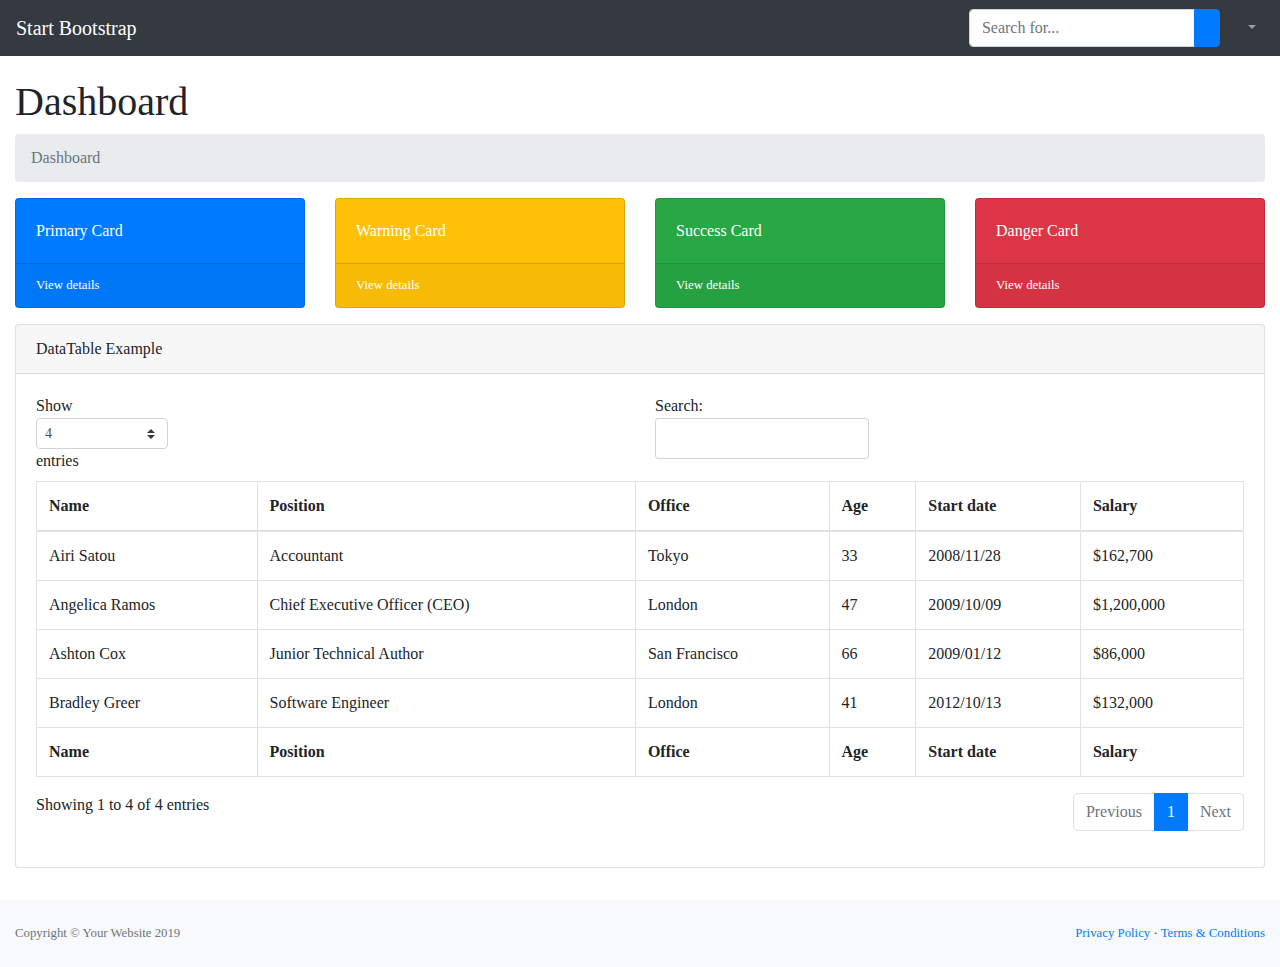
<file: bootstrap-challenge/index.html>
<!DOCTYPE html>

<html>

<head>
	<meta charset="utf8" />
	<meta name="viewport" content="width=device-width, initial-scale=1" />
	<title>Bootstrap Challenge</title>
	<link rel="stylesheet" href="https://pro.fontawesome.com/releases/v5.12.0/css/all.css"
		integrity="sha384-ekOryaXPbeCpWQNxMwSWVvQ0+1VrStoPJq54shlYhR8HzQgig1v5fas6YgOqLoKz" crossorigin="anonymous">
	<link rel="stylesheet" type="text/css" href="./css/normalize.css">
	<link rel="stylesheet" type="text/css" href="./css/bootstrap.min.css">
	<link rel="stylesheet" type="text/css" href="./css/index.css">
</head>

<body>
	<nav class="sb-topnav navbar navbar-expand navbar-dark bg-dark">
		<a class="navbar-brand" href="#">Start Bootstrap</a>
		<div class="collapse navbar-collapse" id="navbarSupportedContent">
			<form class="d-none d-md-inline-block form-inline ml-auto mr-0 mr-md-3 my-2 my-md-0">
				<div class="input-group">
					<input type="text" class="form-control" placeholder="Search for..." aria-label="Search"
						aria-describedby="basic-addon1">
					<div class="input-group-append">
						<button class="btn btn-primary" type="button">
							<i class="fas fa-search"></i>
						</button>
					</div>
				</div>
			</form>

			<ul class="navbar-nav">
				<li class="nav-item dropdown">
					<a class="nav-link dropdown-toggle" href="#" id="navbarDropdown" role="button" data-toggle="dropdown"
						aria-haspopup="true" aria-expanded="false">
						<i class="fas fa-user"></i>
					</a>
					<div class="dropdown-menu dropdown-menu-right" aria-labelledby="navbarDropdown">
						<a class="dropdown-item" href="#">Settings</a>
						<a class="dropdown-item" href="#">Activity Log</a>
						<div class="dropdown-divider"></div>
						<a class="dropdown-item" href="#">Logout</a>
					</div>
				</li>
			</ul>
		</div>
	</nav>

	<div class="layoutSidenav">
		<div class="layoutSidenav_content">
			<main>
				<div class="container-fluid">
					<h1 class="md-4">Dashboard</h1>

					<nav aria-label="breadcrumb">
						<ol class="breadcrumb">
							<li class="breadcrumb-item active" aria-current="page">Dashboard</li>
						</ol>
					</nav>

					<div id="cards-group" class="row">
						<div class="col-xl-3 col-md-6">
							<div class="card text-white bg-primary mb-3">
								<div class="card-body">Primary Card</div>
								<div class="card-footer d-flex align-items-center justify-content-between">
									<a class="small text-white stretched-link" href="#">
										View details
									</a>
									<div class="small text-white">
										<i class="fas fa-angle-right"></i>
									</div>
								</div>
							</div>
						</div>
						<div class="col-xl-3 col-md-6">
							<div class="card text-white bg-warning mb-3">
								<div class="card-body">Warning Card</div>
								<div class="card-footer d-flex align-items-center justify-content-between">
									<a class="small text-white stretched-link" href="#">
										View details
									</a>
									<div class="small text-white">
										<i class="fas fa-angle-right"></i>
									</div>
								</div>
							</div>
						</div>
						<div class="col-xl-3 col-md-6">
							<div class="card text-white bg-success mb-3">
								<div class="card-body">Success Card</div>
								<div class="card-footer d-flex align-items-center justify-content-between">
									<a class="small text-white stretched-link" href="#">
										View details
									</a>
									<div class="small text-white">
										<i class="fas fa-angle-right"></i>
									</div>
								</div>
							</div>
						</div>
						<div class="col-xl-3 col-md-6">
							<div class="card text-white bg-danger mb-3">
								<div class="card-body">Danger Card</div>
								<div class="card-footer d-flex align-items-center justify-content-between">
									<a class="small text-white stretched-link" href="#">
										View details
									</a>
									<div class="small text-white">
										<i class="fas fa-angle-right"></i>
									</div>
								</div>
							</div>
						</div>
					</div>
					<div id="card-table" class="card">
						<div class="card-header">
							<i class="fas fa-table"></i> DataTable Example
						</div>
						<div class="card-body">
							<div id="header" class="row">
								<div class="col-sm-12 col-md-6">
									<label>
										Show
										<select class="custom-select custom-select-sm form-control form-control-sm">
											<option value="1">1</option>
											<option value="2">2</option>
											<option value="3">3</option>
											<option selected>4</option>
										</select>
										entries
									</label>
								</div>
								<div class="col-sm-12 col-md-6">
									<label>
										Search:
										<input type="search" class="form-control form-control-sm">
									</label>
								</div>
							</div>

							<div id="table" class="row">
								<div class="col-sm-12">
									<table class="table table-bordered">
										<thead>
											<tr>
												<th scope="col">Name</th>
												<th scope="col">Position</th>
												<th scope="col">Office</th>
												<th scope="col">Age</th>
												<th scope="col">Start date</th>
												<th scope="col">Salary</th>
											</tr>
										</thead>
										<tbody>
											<tr role="row" class="odd">
												<td class="sorting_1">Airi Satou</td>
												<td>Accountant</td>
												<td>Tokyo</td>
												<td>33</td>
												<td>2008/11/28</td>
												<td>$162,700</td>
											</tr>
											<tr role="row" class="even">
												<td class="sorting_1">Angelica Ramos</td>
												<td>Chief Executive Officer (CEO)</td>
												<td>London</td>
												<td>47</td>
												<td>2009/10/09</td>
												<td>$1,200,000</td>
											</tr>
											<tr role="row" class="odd">
												<td class="sorting_1">Ashton Cox</td>
												<td>Junior Technical Author</td>
												<td>San Francisco</td>
												<td>66</td>
												<td>2009/01/12</td>
												<td>$86,000</td>
											</tr>
											<tr role="row" class="even">
												<td class="sorting_1">Bradley Greer</td>
												<td>Software Engineer</td>
												<td>London</td>
												<td>41</td>
												<td>2012/10/13</td>
												<td>$132,000</td>
											</tr>
										</tbody>
										<tfoot>
											<tr>
												<th rowspan="1" colspan="1">Name</th>
												<th rowspan="1" colspan="1">Position</th>
												<th rowspan="1" colspan="1">Office</th>
												<th rowspan="1" colspan="1">Age</th>
												<th rowspan="1" colspan="1">Start date</th>
												<th rowspan="1" colspan="1">Salary</th>
											</tr>
										</tfoot>
									</table>
								</div>
							</div>

							<div id="footer" class="row">
								<div class="col-sm-12 col-md-5">
									<div>Showing 1 to 4 of 4 entries</div>
								</div>
								<div class="col-sm-12 col-md-7">
									<nav aria-label="Page navigation example">
										<ul class="pagination justify-content-end">
											<li class="page-item previous disabled"><a class="page-link" href="#">Previous</a></li>
											<li class="page-item active"><a class="page-link" href="#">1</a></li>
											<li class="page-item next disabled"><a class="page-link" href="#">Next</a></li>
										</ul>
									</nav>
								</div>
							</div>
						</div>
					</div>
				</div>
			</main>
		</div>
	</div>

	<footer class="py-4 bg-light mt-auto">
		<div class="container-fluid">
			<div class="d-flex align-items-center justify-content-between small">
				<div class="text-muted">Copyright © Your Website 2019</div>
				<div>
					<a href="#">Privacy Policy</a> ·
					<a href="#">Terms &amp; Conditions</a>
				</div>
			</div>
		</div>
	</footer>
	<script src="./js/jquery-3.5.1.min.js"></script>
	<script src="./js/bootstrap.min.js"></script>
</body>

</html>
</file>
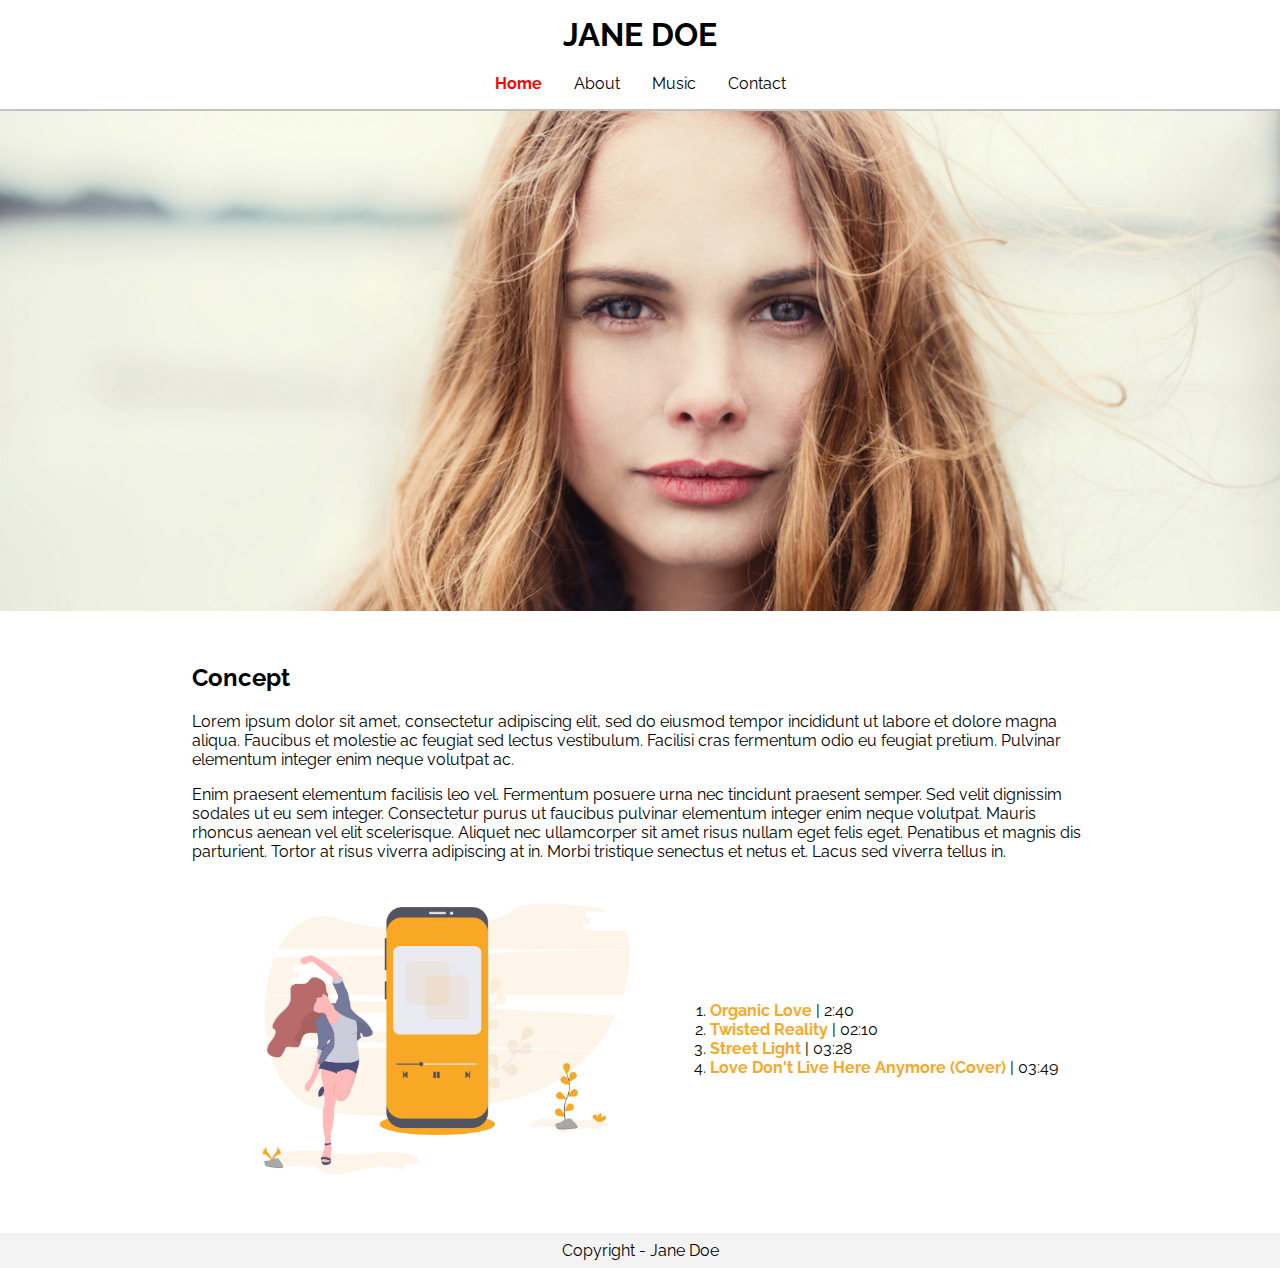
<file: sc01-janedoe-master/index.html>
<!DOCTYPE html>

<html>
  <head>
    <meta charset="utf8"/>
    <title>Jane Doe</title>
    <link rel="stylesheet" type="text/css" href="./css/normalize.css">
    <link rel="stylesheet" type="text/css" href="./css/main.css">
    <link rel="stylesheet" type="text/css" href="./css/home.css">
  </head>
  <body>
    <header>
      <h1>Jane Doe</h1>
      <nav>
        <ul>
          <li><a href="./index.html"><strong>Home</strong></a></li>
          <li><a href="./about.html">About</a></li>
          <li><a href="./music.html">Music</a></li>
          <li><a href="./contact.html">Contact</a></li>
        </ul>
      </nav>
    </header>
    <main>
      <div class="img-container"></div>
      <section>
        <h2>Concept</h2>
        <p>Lorem ipsum dolor sit amet, consectetur adipiscing elit, sed do eiusmod tempor incididunt ut labore et dolore magna aliqua. Faucibus et molestie ac feugiat sed lectus vestibulum. Facilisi cras fermentum odio eu feugiat pretium. Pulvinar elementum integer enim neque volutpat ac.</p>
        <p>Enim praesent elementum facilisis leo vel. Fermentum posuere urna nec tincidunt praesent semper. Sed velit dignissim sodales ut eu sem integer. Consectetur purus ut faucibus pulvinar elementum integer enim neque volutpat. Mauris rhoncus aenean vel elit scelerisque. Aliquet nec ullamcorper sit amet risus nullam eget felis eget. Penatibus et magnis dis parturient. Tortor at risus viverra adipiscing at in. Morbi tristique senectus et netus et. Lacus sed viverra tellus in.</p>
        <div class="music-container">
          <img src="./img/ilustra.png" width="50%" />
          <ol>
            <li><a href="https://www.youtube.com/watch?v=ZuWttuTNcZ0" target="_blank">Organic Love</a> | 2:40</li>
            <li><a href="https://www.youtube.com/watch?v=9Lcj3XLL3Sw" target="_blank">Twisted Reality</a> | 02:10</li>
            <li><a href="https://www.youtube.com/watch?v=x-6oX1bN2Hk" target="_blank">Street Light</a> | 03:28</li>
            <li><a href="https://www.youtube.com/watch?v=yjiRPfGzVKQ" target="_blank">Love Don't Live Here Anymore (Cover)</a> | 03:49</li>
          </ol>
        </div>
      </section>
    </main>
    <footer>
      Copyright - Jane Doe
    </footer>
  </body>
</html>
</file>
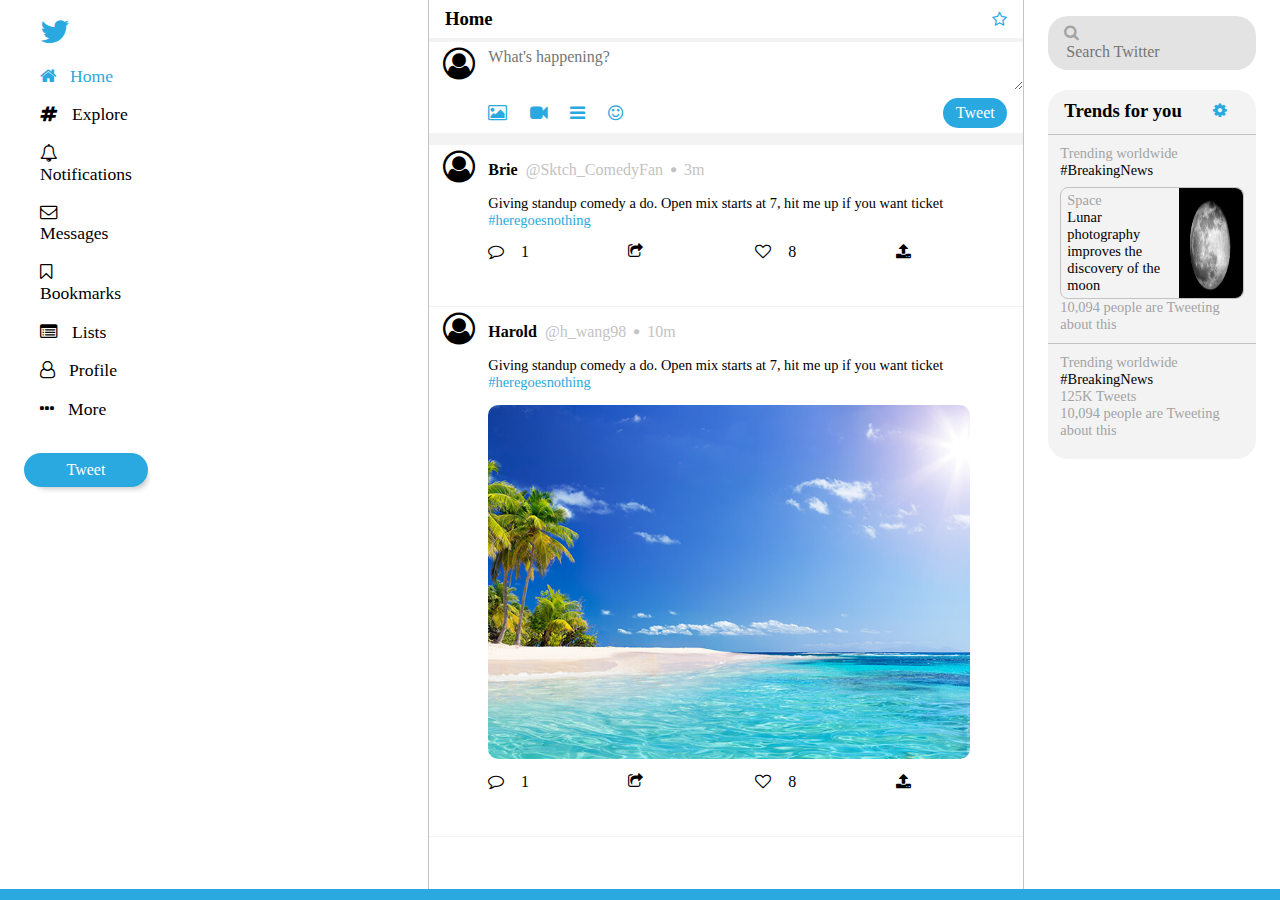
<file: twitter-challenge/index.html>
<!DOCTYPE html>

<html>
  <head>
    <meta charset="utf8"/>
    <meta name="viewport" content="width=device-width, initial-scale=1"/>
    <title>Twitter Challenge</title>
    <link rel="icon" href="./assets/logo.png" />
    <link rel="stylesheet" href="https://cdnjs.cloudflare.com/ajax/libs/font-awesome/4.7.0/css/font-awesome.min.css">
    <link rel="stylesheet" type="text/css" href="./css/normalize.css">
    <link rel="stylesheet" type="text/css" href="./css/index.css">
    <link rel="stylesheet" type="text/css" href="./css/menu.css">
    <link rel="stylesheet" type="text/css" href="./css/timeline.css">
    <link rel="stylesheet" type="text/css" href="./css/trends.css">
    <link rel="stylesheet" type="text/css" href="./css/responsive.css">
  </head>
  <body>
    <main>
      <section class="menu">
        <i class="fa fa-twitter selected-icon" aria-hidden="true"></i>
        <nav>
          <ul>
            <li><a href="#" class="selected-icon"><i class="fa fa-home" aria-hidden="true"></i>Home</a></li>
            <li><a href="#"><i class="fa fa-hashtag" aria-hidden="true"></i>Explore</a></li>
            <li><a href="#"><i class="fa fa-bell-o" aria-hidden="true"></i>Notifications</a></li>
            <li><a href="#"><i class="fa fa-envelope-o" aria-hidden="true"></i>Messages</a></li>
            <li><a href="#"><i class="fa fa-bookmark-o" aria-hidden="true"></i>Bookmarks</a></li>
            <li><a href="#"><i class="fa fa-list-alt" aria-hidden="true"></i>Lists</a></li>
            <li><a href="#"><i class="fa fa-user-o" aria-hidden="true"></i>Profile</a></li>
            <li><a href="#"><i class="fa fa-ellipsis-h" aria-hidden="true"></i>More</a></li>
          </ul>
        </nav>

        <div>
          <button>Tweet</button>
        </div>
      </section>
      <div class="container">
        <section class="timeline-container">
          <header>
            <div class="header-user-container">
              <i class="fa fa-user-circle-o" aria-hidden="true"></i>
              <h3>Home</h3>
            </div>
            <i class="fa fa-star-o selected-icon" aria-hidden="true"></i>
          </header>
          <div class="tweet-area">
            <div class="user-area">
              <i class="fa fa-user-circle-o" aria-hidden="true"></i>
            </div>
            <div class="message-area">
              <textarea placeholder="What's happening?" rows="2"></textarea>
              <div class="btn-group">
                <p>
                  <i class="fa fa-picture-o" aria-hidden="true"></i>
                  <i class="fa fa-video-camera" aria-hidden="true"></i>
                  <i class="fa fa-bars" aria-hidden="true"></i>
                  <i class="fa fa-smile-o" aria-hidden="true"></i>
                </p>
                <button>Tweet</button>
              </div>
            </div>
          </div>
          <div class="timeline">
            <div class="tweet-content">
              <div class="user-area">
                <i class="fa fa-user-circle-o" aria-hidden="true"></i>
              </div>
              <div class="message-area">
                <p class="user-name"><strong>Brie</strong> @Sktch_ComedyFan <i class="fa fa-circle"></i> 3m</p>
                <p>Giving standup comedy a do. Open mix starts at 7, hit me up if you want ticket <a href="#">#heregoesnothing</a></p>
                <div class="btn-group">                
                  <a href="#"><i class="fa fa-comment-o" aria-hidden="true"></i> 1</a>
                  <a href="#"><i class="fa fa-share-square-o" aria-hidden="true"></i></a>
                  <a href="#"><i class="fa fa-heart-o" aria-hidden="true"></i> 8</a>
                  <a href="#"><i class="fa fa-upload" aria-hidden="true"></i></a>
                </div>
              </div>
            </div>
            <div class="tweet-content">
              <div class="user-area">
                <i class="fa fa-user-circle-o" aria-hidden="true"></i>
              </div>
              <div class="message-area">
                <p class="user-name"><strong>Harold</strong> @h_wang98 <i class="fa fa-circle"></i> 10m</p>
                <p>Giving standup comedy a do. Open mix starts at 7, hit me up if you want ticket <a href="#">#heregoesnothing</a></p>
                <div class="image-container">
                  <img src="./assets/vacation.jpg" width="100%" alt="Tweet image" />
                </div>
                <div class="btn-group">                
                  <a href="#"><i class="fa fa-comment-o" aria-hidden="true"></i> 1</a>
                  <a href="#"><i class="fa fa-share-square-o" aria-hidden="true"></i></a>
                  <a href="#"><i class="fa fa-heart-o" aria-hidden="true"></i> 8</a>
                  <a href="#"><i class="fa fa-upload" aria-hidden="true"></i></a>
                </div>
              </div>
            </div>
          </div>
        </section>
        <section class="trends">
          <div class="search-box">
            <i class="fa fa-search" aria-hidden="true"></i>
            <input type="text" placeholder="Search Twitter">
          </div>
          <div class="trends-container">
            <header>
              <h3>Trends for you</h3>
              <a href="#"><i class="fa fa-cog selected-icon" aria-hidden="true"></i></a>
            </header>
            <div class="trend">
              <p>Trending worldwide</p>
              <p>#BreakingNews</p>
              <div class="trend-image">
                <div class="trend-image-text">
                  <p>Space</p>
                  <p>Lunar photography improves the discovery of the moon</p>
                </div>
                <div class="trend-image-picture">
                  <img src="./assets/moon.jpg" width="100%" height="100%" alt="Trend image" />
                </div>
              </div>
              <p>10,094 people are Tweeting about this</p>
            </div>
            <div class="trend">
              <p>Trending worldwide</p>
              <p>#BreakingNews</p>
              <p>125K Tweets</p>
              <p>10,094 people are Tweeting about this</p>
            </div>
          </div>
        </section>

        <section class="trends-responsive">
          <div class="trend">
            <div class="trend-image">
              <div class="trend-image-picture">
                <img src="./assets/moon.jpg" width="100%" height="100%" alt="Trend image" />
              </div>
              <div class="trend-image-text">
                <p>Lunar photography improves the discovery of the moon</p>
              </div>
            </div>
          </div>
          <div class="trend">
            <div class="trend-image">
              <div class="trend-image-picture">
                <img src="./assets/moon.jpg" width="100%" height="100%" alt="Trend image" />
              </div>
              <div class="trend-image-text">
                <p>Lunar photography improves the discovery of the moon</p>
              </div>
            </div>
          </div>
          <div class="trend">
            <div class="trend-image">
              <div class="trend-image-picture">
                <img src="./assets/moon.jpg" width="100%" height="100%" alt="Trend image" />
              </div>
              <div class="trend-image-text">
                <p>Lunar photography improves the discovery of the moon</p>
              </div>
            </div>
          </div>
          <div class="trend">
            <div class="trend-image">
              <div class="trend-image-picture">
                <img src="./assets/moon.jpg" width="100%" height="100%" alt="Trend image" />
              </div>
              <div class="trend-image-text">
                <p>Lunar photography improves the discovery of the moon</p>
              </div>
            </div>
          </div>
        </section>
      </div>
    </main>
    <footer>
      <nav>
        <ul>
          <li><a href="#" class="selected-icon"><i class="fa fa-home" aria-hidden="true"></i></a></li>
          <li><a href="#"><i class="fa fa-search" aria-hidden="true"></i></a></li>
          <li><a href="#"><i class="fa fa-bell-o" aria-hidden="true"></i></a></li>
          <li><a href="#"><i class="fa fa-envelope-o" aria-hidden="true"></i></a></li>
        </ul>
      </nav>
    </footer>
  </body>
</html>
</file>
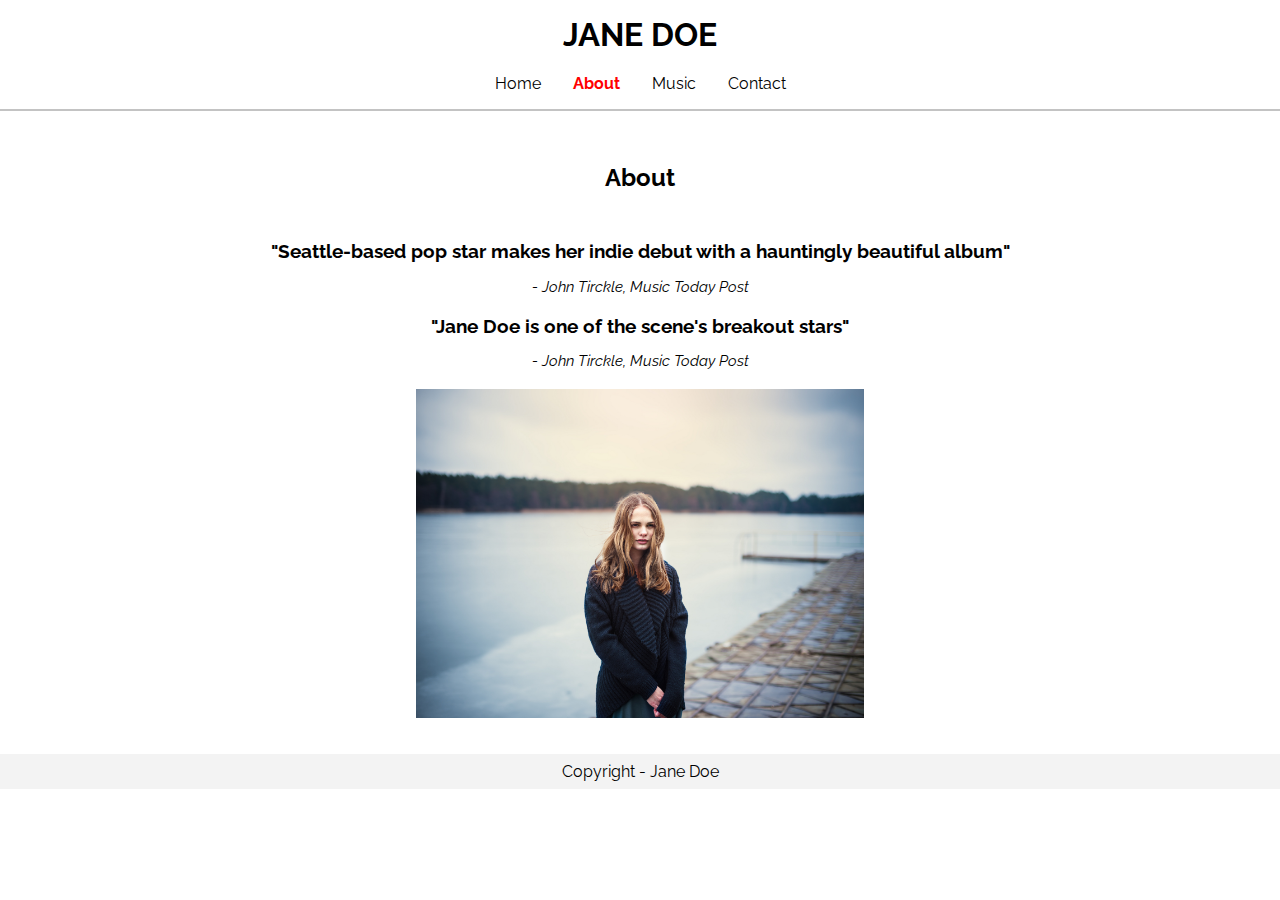
<file: sc01-janedoe-master/about.html>
<!DOCTYPE html>

<html>
  <head>
    <meta charset="utf8"/>
    <title>Jane Doe</title>
    <link rel="stylesheet" type="text/css" href="./css/normalize.css">
    <link rel="stylesheet" type="text/css" href="./css/main.css">
    <link rel="stylesheet" type="text/css" href="./css/about.css">
  </head>
  <body>
    <header>
      <h1>Jane Doe</h1>
      <nav>
        <ul>
          <li><a href="./index.html">Home</a></li>
          <li><a href="./about.html"><strong>About</strong></a></li>
          <li><a href="./music.html">Music</a></li>
          <li><a href="./contact.html">Contact</a></li>
        </ul>
      </nav>
    </header>
    <main>
      <section>
        <h2 class="about-title">About</h2>

        <blockquote>
          "Seattle-based pop star makes her indie debut with a hauntingly beautiful album"
          <p>- John Tirckle, Music Today Post</p>
        </blockquote>

        <blockquote>
          "Jane Doe is one of the scene's breakout stars"
          <p>- John Tirckle, Music Today Post</p>
        </blockquote>
        
        <img src="./img/jane2.jpg" alt="Jane Doe" width="50%" />
      </section>
    </main>
    <footer>
      Copyright - Jane Doe
    </footer>
  </body>
</html>
</file>
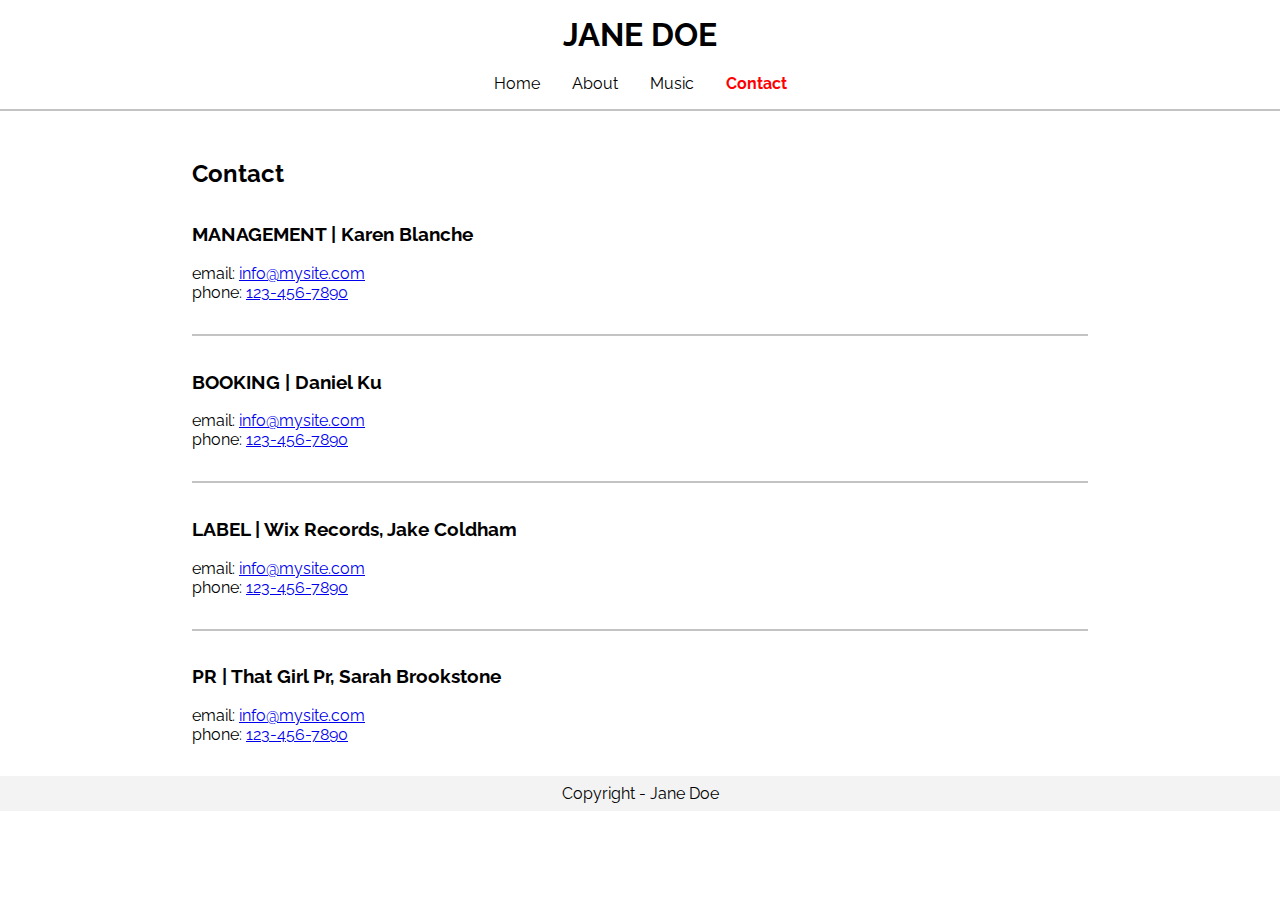
<file: sc01-janedoe-master/contact.html>
<!DOCTYPE html>

<html>
  <head>
    <meta charset="utf8"/>
    <title>Jane Doe</title>
    <link rel="stylesheet" type="text/css" href="./css/normalize.css">
    <link rel="stylesheet" type="text/css" href="./css/main.css">
    <link rel="stylesheet" type="text/css" href="./css/contact.css">
  </head>
  <body>
    <header>
      <h1>Jane Doe</h1>
      <nav>
        <ul>
          <li><a href="./index.html">Home</a></li>
          <li><a href="./about.html">About</a></li>
          <li><a href="./music.html">Music</a></li>
          <li><a href="./contact.html"><strong>Contact</strong></a></li>
        </ul>
      </nav>
    </header>
    <main>
      <h2>Contact</h2>
      <section>
        <h3>MANAGEMENT | Karen Blanche</h3>
        <ul>
          <li>email: <a href="#">info@mysite.com</a></li>
          <li>phone: <a href="#">123-456-7890</a></li>
        </ul>
      </section>
      <section>
        <h3>BOOKING | Daniel Ku</h3>
        <ul>
          <li>email: <a href="#">info@mysite.com</a></li>
          <li>phone: <a href="#">123-456-7890</a></li>
        </ul>
      </section>
      <section>
        <h3>LABEL | Wix Records, Jake Coldham</h3>
        <ul>
          <li>email: <a href="#">info@mysite.com</a></li>
          <li>phone: <a href="#">123-456-7890</a></li>
        </ul>
      </section>
      <section>
        <h3>PR | That Girl Pr, Sarah Brookstone</h3>
        <ul>
          <li>email: <a href="#">info@mysite.com</a></li>
          <li>phone: <a href="#">123-456-7890</a></li>
        </ul>
      </section>
    </main>
    <footer>
      Copyright - Jane Doe
    </footer>
  </body>
</html>
</file>
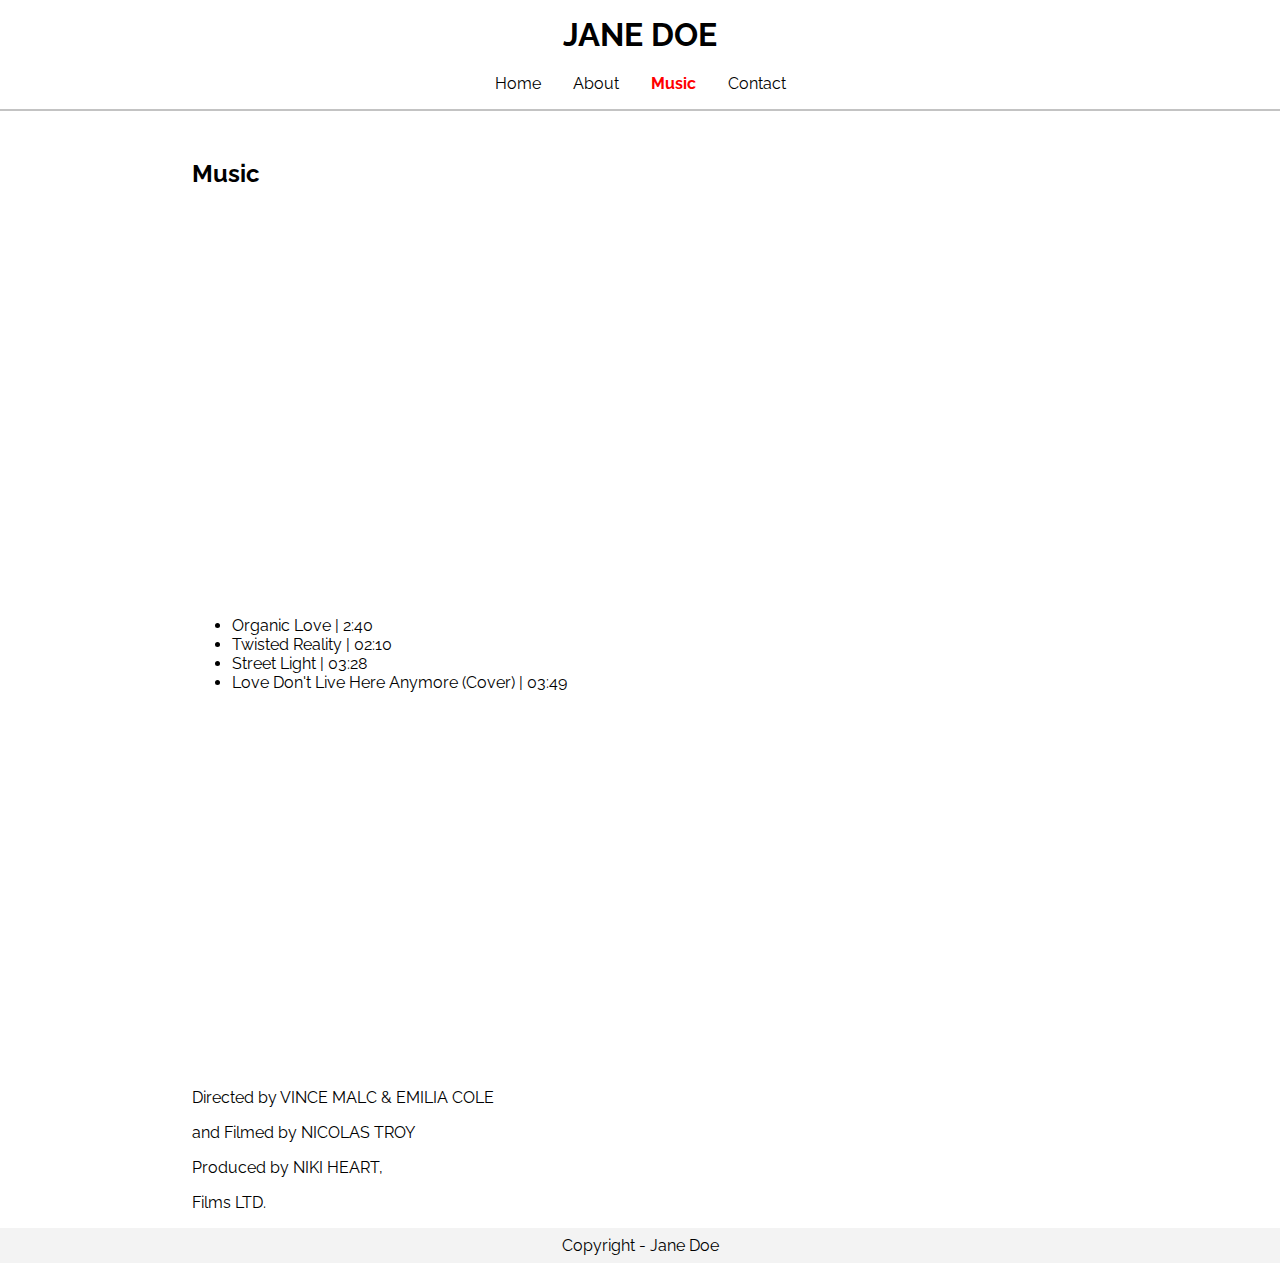
<file: sc01-janedoe-master/music.html>
<!DOCTYPE html>

<html>
  <head>
    <meta charset="utf8"/>
    <title>Jane Doe</title>
    <link rel="stylesheet" type="text/css" href="./css/normalize.css">
    <link rel="stylesheet" type="text/css" href="./css/main.css">
    <link rel="stylesheet" type="text/css" href="./css/music.css">
  </head>
  <body>
    <header>
      <h1>Jane Doe</h1>
      <nav>
        <ul>
          <li><a href="./index.html">Home</a></li>
          <li><a href="./about.html">About</a></li>
          <li><a href="./music.html"><strong>Music</strong></a></li>
          <li><a href="./contact.html">Contact</a></li>
        </ul>
      </nav>
    </header>
    <main>
      <h2>Music</h2>
      <section>
        <iframe src="https://player.vimeo.com/video/135166028" width="640" height="360" frameborder="0" allow="autoplay; fullscreen" allowfullscreen></iframe>
      </section>
      <section>
        <ul>
          <li>Organic Love | 2:40</li>
          <li>Twisted Reality | 02:10</li>
          <li>Street Light | 03:28</li>
          <li>Love Don't Live Here Anymore (Cover) | 03:49</li>
        </ul>
      </section>
      <section>
        <iframe src="https://player.vimeo.com/video/134861419" width="640" height="360" frameborder="0" allow="autoplay; fullscreen" allowfullscreen></iframe>
      </section>
      <section>
        <p>Directed by VINCE MALC & EMILIA COLE</p>
        <p> and Filmed by NICOLAS TROY</p>
        <p>Produced by NIKI HEART,</p>
        <p> Films LTD.</p>
      </section>
    </main>
    <footer>
      Copyright - Jane Doe
    </footer>
  </body>
</html>
</file>
<file: bootstrap-challenge/css/index.css>
* {
    box-sizing: border-box;
}

html,
body,
main {
	height: 100%;
}

html,
body {
	font-family: "Segoe UI";
}

#navbarSupportedContent {
	justify-content: flex-end;
}

.layoutSidenav {
	display: flex;
}

.layoutSidenav .layoutSidenav_content {
	position: relative;
	display: flex;
	flex-direction: column;
	justify-content: space-between;
	min-width: 0;
	flex-grow: 1;
	min-height: calc(100vh - 56px);
	margin-left: -225px;
}

.layoutSidenav .layoutSidenav_content {
	padding-left: 225px;
	top: 22px;
}
</file>
<file: sc01-janedoe-master/css/main.css>
@import url('https://fonts.googleapis.com/css2?family=Raleway:wght@400;700&display=swap');

* {
  box-sizing: border-box;
  font-family: 'Raleway', sans-serif;
}

body {
  background-image: url('../img/jane.jpg');
  background-repeat: no-repeat;
  background-size: contain;
}

header {
  background-color: white;
  border-bottom: #c3c3c3 solid 2px;
  padding: 1em 0;
  text-align: center;
}

h1 {
  margin-top: 0;
  text-transform: uppercase;
}

nav ul {
  display: inline-flex;
  list-style: none;
  margin: 0;
  padding: 0;
}

nav ul li {
  margin: 0 1em;
}

nav ul li a {
  color: black;
  text-decoration: none;
}

nav ul li a strong,
nav ul li a:hover {
  color: red;
}

section {
  background-color: white;
  padding: 2em 12em;
}

footer {
  background-color: #f3f3f3;
  font-weight: 400;
  padding: 0.5em 0;
  text-align: center;
}
</file>
<file: sc01-janedoe-master/css/home.css>
.img-container {
  background-color: transparent;
  height: 500px;
}

.music-container {
  align-items: center;
  display: flex;
  justify-content: center;
}

.music-container ol li a {
  color: #F9A826;
  font-weight: 700;
  text-decoration: none;
}
</file>
<file: twitter-challenge/css/index.css>
* {
  box-sizing: border-box;
}

html, body, main {
  height: 100%;
}

html, body {
  font-family: "Segoe UI";
}

main {
  display: flex;
}

footer {
  background-color: #2AA9E0;
  bottom: 0;
  height: 0.7rem;
  position: fixed;
  width: 100%;
}

.selected-icon, a:hover {
  color: #2AA9E0;
}

button {
  color: white;
  background-color: #2AA9E0;
  border: none;
  border-radius: 20px;
  box-shadow: 5px 7px 5px -5px rgba(0,0,0,0.2);
  font-size: 1em;
  font-weight: 500;
  margin-top: 1em;
  padding: 0.5em 0;
  width: 100%;
}

.container {
  display: flex;
  margin-left: 20%;
}

.trends-responsive {
  display: none;
}
</file>
<file: twitter-challenge/css/menu.css>
.menu,
.trends {
  padding: 1em 1.5em;
}

.menu {
  width: 20%;
}

.fa-twitter {
  font-size: 2em;
  margin-left: 0.5em;
}

nav {
  padding: 0 1em;
}

ul {
  font-size: 1.1em;
  list-style: none;
  padding: 0;
}

li {
  margin-bottom: 1em;
}

a {
  color: black;
  font-weight: 500;
  text-decoration: none;
}

a i {
  margin-right: 0.8em;
}

.menu div {
  text-align: center;
}
</file>
<file: twitter-challenge/css/timeline.css>
.timeline-container {
  border-left: #c3c3c3 solid 1px;
  border-right: #c3c3c3 solid 1px;
  width: 70%;
}

.timeline-container header, .trends-container header {
  display: flex;
  justify-content: space-between;
  align-items: center;
  padding: 0.5em 1em;
  border-bottom: #f3f3f3 solid 0.5vh;
}

.timeline-container h3 {
  margin: 0;
}

.tweet-area {
  border-bottom: #f3f3f3 solid 12px;
}

.tweet-content {  
  border-bottom: #f3f3f3 solid 0.1em;
}

.tweet-area, .tweet-content {  
  display: flex;
}

.user-area {
  font-size: 2em;
  text-align: center;
  width: 10%;
}

.user-area i {
  margin-top: 6px;
}

.message-area {  
  width: 90%;
}

.message-area textarea {
  border: none;
  padding: 6px 0;
  width: 100%;
}

.message-area .btn-group {
  align-items: center;
  display: flex;
  justify-content: space-between;
}

.message-area .btn-group p {
  color: #2AA9E0;
  font-size: 1.1em;
  margin: 0.5em 0;
}

.message-area .btn-group p i {
  margin-right: 2vh;
}

.message-area .btn-group button {
  box-shadow: none;
  height: 30px;
  margin-right: 1em;
  margin-top: 0;
  padding: 0;
  width: 12%;
}

.timeline .btn-group {
  margin-bottom: 5vh;
  margin-right: 100px;
}

.timeline p:nth-child(2) {
  font-size: 0.9em;
}

.timeline p a {
  color: #2AA9E0;
}

.user-name {
  align-items: center;
  color: #c3c3c3;
  display: flex;
}

.user-name strong {
  color: black;
  margin-right: 8px;
}

.user-name i {
  font-size: 0.1em;
  margin: 0 8px;
}

.image-container {
  margin-bottom: 10px;
  width: 90%;
}

.image-container img {
  border-radius: 10px;
}

.header-user-container i {
  display: none;
}
</file>
<file: twitter-challenge/css/trends.css>
.trends {
  width: 30%;
}

.search-box {
  background-color: #e3e3e3;
  border-radius: 20px;
  color: #a3a3a3;
  font-size: 1em;
  margin-bottom: 20px;
  padding: 0.5em 1em;
  width: 100%;
}

.search-box input {
  background-color: transparent;
  border: none;
  width: 90%;
}

.trends-container {
  background-color: #f3f3f3;
  border-radius: 20px;
  padding: 10px 0px;
}

.trends-container header {
  padding-top: 0;
}

.trends-container h3 {
  margin: 0;
}

.trend {
  border-top: #c3c3c3 solid 1px;
  font-size: 0.9em;
  padding: 10px 12px;
}

.trend p {
  margin-bottom: 0;
  margin-top: 0;
}

.trend p:nth-child(2) {
  color: black;
  font-weight: 500;
}

.trend p {
  color: #a3a3a3;
}

.trend-image {
  border: #c3c3c3 solid 1px;
  border-radius: 8px;
  display: flex;
  margin-top: 8px;  
}

.trend-image-text {
  padding: 4px 6px;
  width: 65%;
}

.trend-image-picture {
  width: 35%;
}

.trend-image-picture img {
  border-top-right-radius: 8px;
  border-bottom-right-radius: 8px;
}

.trend-image-text p:nth-child(2) {
  color: black;
  font-weight: normal;
}
</file>
<file: twitter-challenge/css/responsive.css>
@media (max-height: 480px) and (max-width: 320px) {
  body {
    position: fixed;
  }

  main {
    overflow: scroll;
  }
  
  footer {
    background-color: white;
    border-top: #f3f3f3 solid 0.5vh;
    display: flex;
    height: 8vh;
  }

  footer nav {
    display: flex;
    padding: 0;
    width: 100%;
  }

  footer ul {
    align-items: center;
    display: flex;
    justify-content: space-around;
    margin: 0;
    width: 100%;
  }

  footer li {
    margin: 0;
  }

  .menu {
    display: none;
  }

  .container {
    display: flex;
    flex-wrap: wrap;
    margin: 0;
  }

  .timeline-container {
    border: none;
    width: 100%;
  }

  .timeline-container header {
    background-color: white;
    height: 10vh;
    position: fixed;
    top: 0;
    width: 100%;
  }

  .trends {
    display: none;
  }

  .trends-responsive {
    display: flex;
    margin-top: 10vh;
    max-width: 100vw;
    order: -1;
    overflow: scroll;
  }

  .trends-responsive .trend {
    box-sizing: content-box;
    width: 35vw;
  }

  .trends-responsive .trend-image {
    border: none;
    border-radius: 0;
    display: block;
    margin: 0;
  }

  .trends-responsive .trend-image-text {
    padding: 0;
    width: 100%;
  }

  .trends-responsive .trend-image-text p {
    color: black;
    font-size: 0.8em;
    font-weight: 500;
    text-align: center;
  }

  .trends-responsive .trend-image-picture {
    width: 100%;
  }

  .trends-responsive .trend-image-picture img {
    border-radius: 8px;
  }

  .tweet-area {
    display: none;
  }

  .header-user-container {
    align-items: center;
    display: flex;
  }

  .header-user-container i {
    display: block;
    font-size: 1.5em;
    margin-right: 4vw;
  }
}
</file>
<file: sc01-janedoe-master/css/about.css>
.about-title {
  margin-bottom: 2em;
}

blockquote {
  font-size: 1.2em;
  font-weight: 700;
}

blockquote p {
  font-size: 0.8em;
  font-style: italic;
  font-weight: 400;
}

section {
  text-align: center;
}
</file>
<file: sc01-janedoe-master/css/contact.css>
body {
  background-image: none;
  background-color: white;
}

h2 {
  margin: 0;  
  padding: 2em 8em 0;
}

section {
  border-bottom: #c3c3c3 solid 2px;
  margin: 0 12em;
  padding: 1em 0;
}

section:last-child {
  border-bottom: none;
}

ul {
  list-style: none;
  padding: 0;
}
</file>
<file: sc01-janedoe-master/css/music.css>
body {
  background-image: none;
  background-color: white;
}

h2 {
  margin: 0;  
  padding: 2em 8em;
}

section {
  padding: 0 12em;
}
</file>
